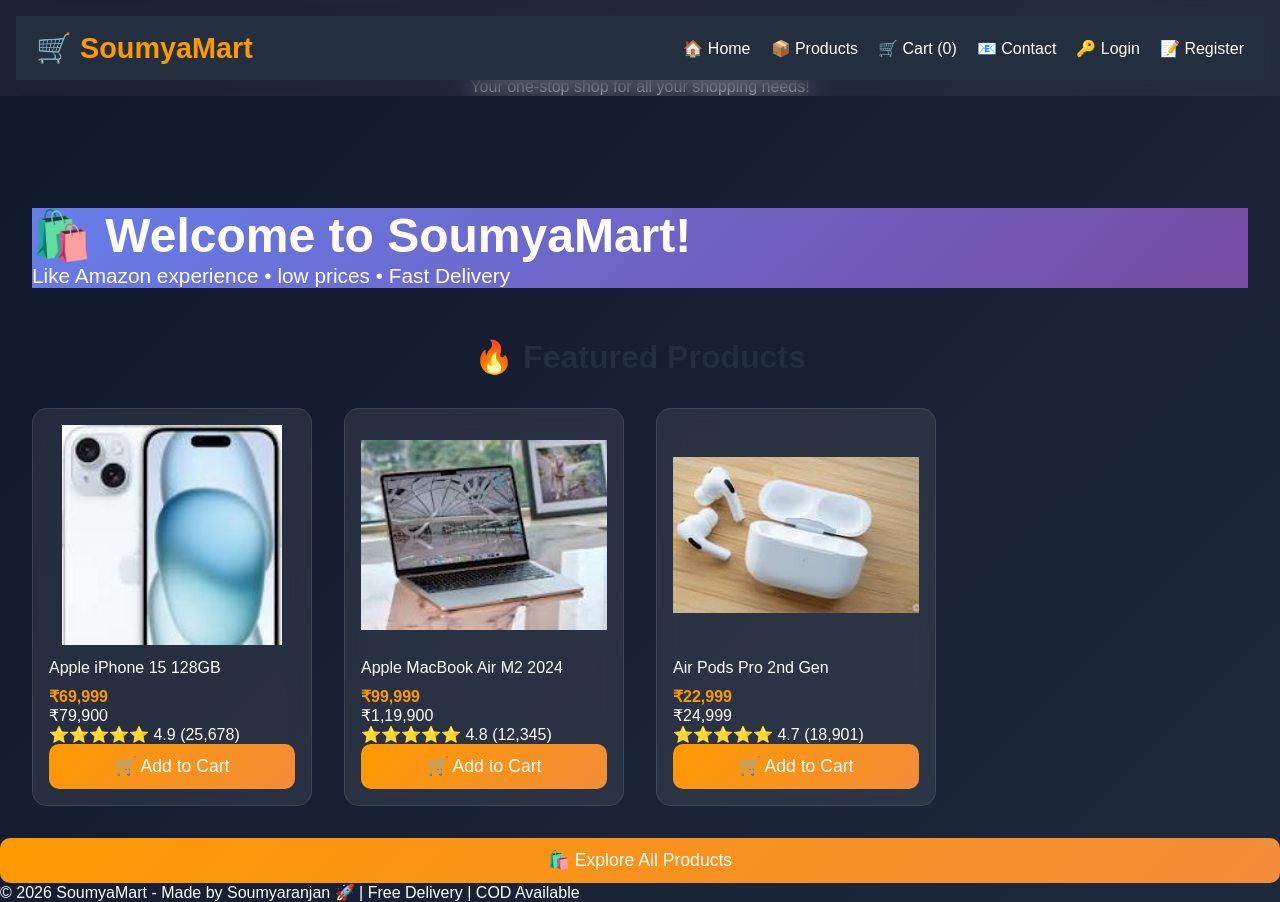
<file: index.html>
<!DOCTYPE html>
<html lang="en">
<head>
    <meta charset="UTF-8">
    <meta name="viewport" content="width=device-width, initial-scale=1.0">
    <title>SoumyaMart - Home</title>
    <link rel="stylesheet" href="style.css">
</head>
<body>
    <header>
        <nav>
            <div class="logo">🛒 SoumyaMart</div>
            <div class="menu-toggle" onclick="toggleMenu()">☰</div>
            <ul class="nav-links">
                <li><a href="index.html">🏠 Home</a></li>
                <li><a href="products.html">📦 Products</a></li>
                <li><a href="cart.html">🛒 Cart (<span class="cart-count">0</span>)</a></li>
                <li><a href="contact.html">📧 Contact</a></li>
                <li><a href="login.html">🔑 Login</a></li>
                <li><a href="register.html">📝 Register</a></li>
            </ul>
        </nav>
    </header>
    <div style="text-align: center; margin-top: 50px;">
        <h2>Welcome to SoumyaMart!</h2>
        <p>Your one-stop shop for all your shopping needs!</p>
    </div>
    <main>
        <div class="page-header" style="background: linear-gradient(135deg, #667eea 0%, #764ba2 100%); color: white; margin-bottom: 2rem;">
            <h1 style="font-size: 3rem;">🛍️ Welcome to SoumyaMart!</h1>
            <p style="font-size: 1.3rem;">Like Amazon experience • low prices • Fast Delivery</p>
        </div>
        <br>
        <section class="featured">
            <h2 style="text-align: center; margin-bottom: 2rem; font-size: 2rem; color: #232f3e;">🔥 Featured Products</h2>
            <div class="product-grid">
                <!-- 🔥 iPhone 15 - your local image -->
                <div class="product-card">
                    <div class="product-image">
                        <img src="iphone 15.jpg" alt="Apple iPhone 15" loading="lazy">
                    </div>
                    <div class="product-info">
                        <div class="product-title">Apple iPhone 15 128GB</div>
                        <div class="product-price">₹69,999</div>
                        <div class="original-price">₹79,900</div>
                        <div class="product-rating">⭐⭐⭐⭐⭐ 4.9 (25,678)</div>
                        <button class="btn" onclick="addToCart('iphone15-local', 'iPhone 15 128GB', 69999, 'iphone 15.jpg')">
                            🛒 Add to Cart
                        </button>
                    </div>
                </div>
                <div class="product-card">
                    <div class="product-image">
                        <img src="macbook m2.jpg" alt="MacBook" loading="lazy">
                    </div>
                    <div class="product-info">
                        <div class="product-title">Apple MacBook Air M2 2024</div>
                        <div class="product-price">₹99,999</div>
                        <div class="original-price">₹1,19,900</div>
                        <div class="product-rating">⭐⭐⭐⭐⭐ 4.8 (12,345)</div>
                        <button class="btn" onclick="addToCart('macbook', 'MacBook Air M2', 99999, 'macbook m2.jpg')">
                            🛒 Add to Cart
                        </button>
                    </div>
                </div>
                <div class="product-card">
                    <div class="product-image">
                        <img src="Airpods pro.jpg" alt="AirPods" loading="lazy">
                    </div>
                    <div class="product-info">
                        <div class="product-title">Air Pods Pro 2nd Gen</div>
                        <div class="product-price">₹22,999</div>
                        <div class="original-price">₹24,999</div>
                        <div class="product-rating">⭐⭐⭐⭐⭐ 4.7 (18,901)</div>
                        <button class="btn" onclick="addToCart('airpods', 'AirPods Pro 2', 22999, 'Airpods pro.jpg')">
                            🛒 Add to Cart
                        </button>
                    </div>
                </div>

                <!-- 4 more products same pattern... -->
            </div>
        </section>

    </main>
    <a href="products.html" class="btn">🛍️ Explore All Products</a>
    <footer>
        <p>&copy; 2026 SoumyaMart - Made by Soumyaranjan 🚀 | Free Delivery | COD Available</p>
    </footer>
    
    <script src="script.js"></script>
</body>
</html>
</file>
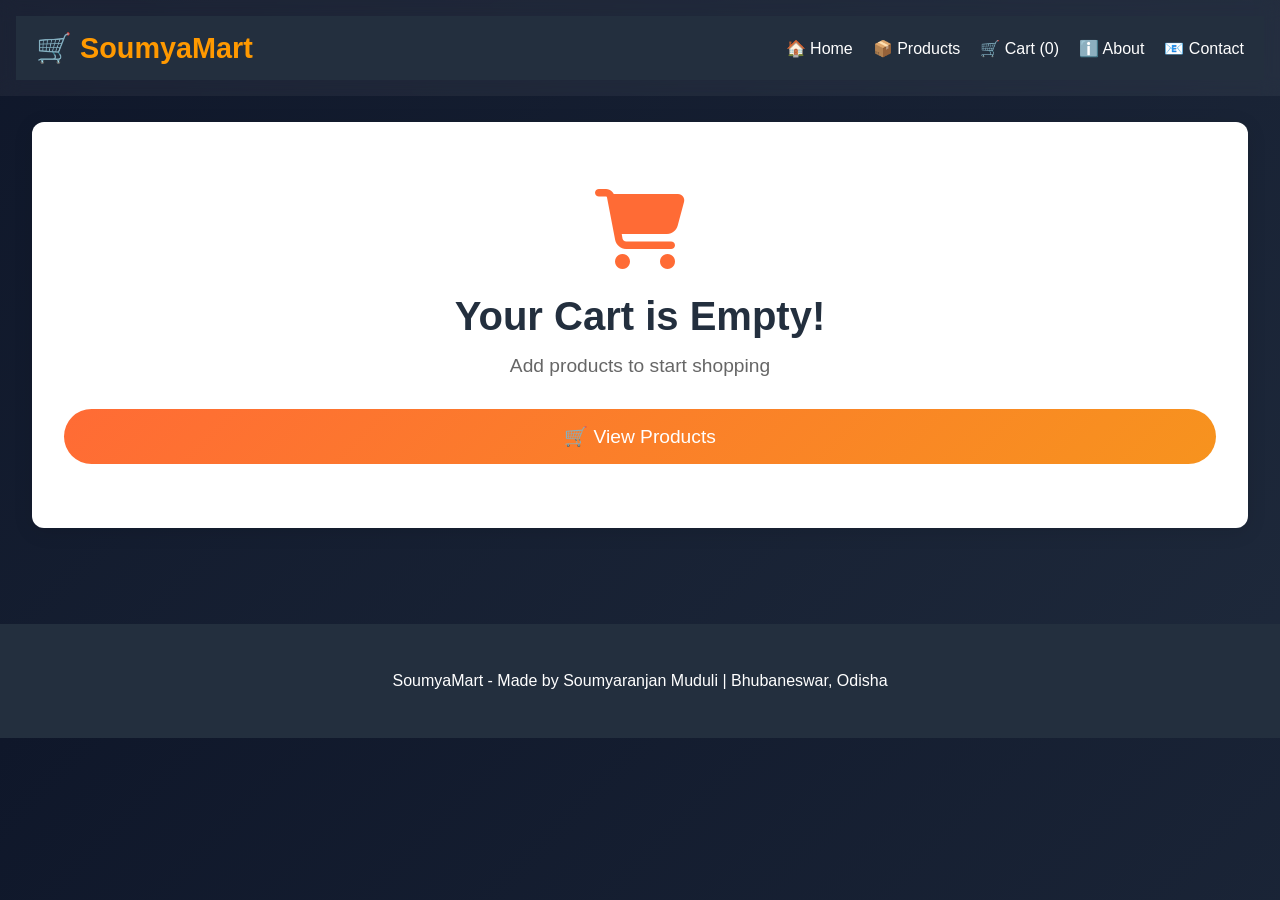
<file: cart.html>
<!DOCTYPE html>
<html lang="en">
<head>
    <meta charset="UTF-8">
    <meta name="viewport" content="width=device-width, initial-scale=1.0">
    <title>Shopping Cart - SoumyaMart</title>
    <link rel="stylesheet" href="style.css">
    <link rel="stylesheet" href="https://cdnjs.cloudflare.com/ajax/libs/font-awesome/6.4.0/css/all.min.css">
</head>
<body>
    <header>
        <nav>
            <div class="logo">🛒 SoumyaMart</div>
            <div class="menu-toggle" onclick="toggleMenu()">☰</div>
            <ul class="nav-links">
                <li><a href="index.html">🏠 Home</a></li>
                <li><a href="products.html">📦 Products</a></li>
                <li><a href="cart.html">🛒 Cart (<span class="cart-count">0</span>)</a></li>
                <li><a href="about.html">ℹ️ About</a></li>
                <li><a href="contact.html">📧 Contact</a></li>
            </ul>
        </nav>
    </header>

    <main style="margin-top: 90px; padding: 2rem;">
        <!-- Empty Cart Message -->
        <div id="emptyCart" style="text-align: center; padding: 4rem 2rem; background: white; border-radius: 12px; box-shadow: 0 4px 20px rgba(0,0,0,0.1); display: none;">
            <div style="font-size: 5rem; color: #ff6b35; margin-bottom: 1rem;"><i class="fas fa-shopping-cart"></i></div>
            <h2 style="color: #232f3e; font-size: 2.5rem; margin-bottom: 1rem;">Your Cart is Empty!</h2>
            <p style="font-size: 1.2rem; color: #666; margin-bottom: 2rem;">Add products to start shopping</p>
            <a href="products.html" class="btn" style="background: linear-gradient(135deg, #ff6b35, #f7931e); color: white; padding: 1rem 3rem; font-size: 1.2rem; border-radius: 50px;">🛒 View Products</a>
        </div>

        <!-- Cart Items -->
        <div id="cartItems" style="display: none;">
            <div class="page-header">
                <h1 style="font-size: 2.5rem; color: #232f3e;"><i class="fas fa-shopping-cart"></i> Shopping Cart</h1>
                <p id="cartSummary" style="font-size: 1.2rem; color: #666;"></p>
            </div>

            <div style="display: grid; grid-template-columns: 1fr 400px; gap: 3rem; max-width: 1400px; margin: 0 auto;">
                
                <!-- Cart Items List -->
                <div>
                    <div style="background: white; border-radius: 12px; box-shadow: 0 4px 20px rgba(0,0,0,0.08); padding: 2rem;">
                        <div style="display: flex; justify-content: space-between; align-items: center; margin-bottom: 2rem; padding-bottom: 1rem; border-bottom: 2px solid #f1f1f1;">
                            <h3 style="font-size: 1.5rem; color: #232f3e;">Cart Items (<span id="itemCount">0</span>)</h3>
                            <button onclick="clearCart()" style="background: #dc3545; color: white; border: none; padding: 0.5rem 1rem; border-radius: 6px; cursor: pointer; font-size: 0.9rem;">
                                <i class="fas fa-trash"></i> Clear All
                            </button>
                        </div>

                        <div id="cartList"></div>
                    </div>
                </div>

                <!-- Order Summary -->
                <div>
                    <div style="background: white; border-radius: 12px; box-shadow: 0 4px 20px rgba(0,0,0,0.08); padding: 2rem; position: sticky; top: 120px;">
                        <h3 style="font-size: 1.5rem; color: #232f3e; margin-bottom: 1.5rem; border-bottom: 2px solid #f1f1f1; padding-bottom: 1rem;">Order Summary</h3>
                        
                        <div style="display: flex; justify-content: space-between; padding: 1rem 0; border-bottom: 1px solid #eee;">
                            <span>Items:</span>
                            <span id="totalItems">0</span>
                        </div>
                        <div style="display: flex; justify-content: space-between; padding: 1rem 0; border-bottom: 1px solid #eee; font-size: 1.1rem;">
                            <span>Total Amount:</span>
                            <span style="color: #B12704; font-weight: 700; font-size: 1.4rem;" id="totalAmount">₹0</span>
                        </div>
                        
                        <div style="margin-top: 2rem;">
                            <button onclick="checkout()" class="btn" style="width: 100%; background: linear-gradient(135deg, #28a745, #20c997); font-size: 1.2rem; padding: 1.2rem;">
                                <i class="fas fa-credit-card"></i> Proceed to Checkout ₹<span id="finalTotal">0</span>
                            </button>
                            <p style="text-align: center; margin-top: 1rem; font-size: 0.9rem; color: #666;">
                                <i class="fas fa-truck"></i> Free Delivery | COD Available
                            </p>
                        </div>
                    </div>
                </div>
            </div>
        </div>
    </main>

    <footer style="background: #232f3e; color: white; text-align: center; padding: 3rem 2rem; margin-top: 4rem;">
        <p>SoumyaMart - Made by Soumyaranjan Muduli | Bhubaneswar, Odisha</p>
    </footer>

    <script>
        // Cart functions
        let cart = JSON.parse(localStorage.getItem('cart')) || [];

        function renderCart() {
            const cartItemsDiv = document.getElementById('cartItems');
            const emptyCartDiv = document.getElementById('emptyCart');
            const cartList = document.getElementById('cartList');
            const itemCount = document.getElementById('itemCount');
            const totalItems = document.getElementById('totalItems');
            const totalAmount = document.getElementById('totalAmount');
            const finalTotal = document.getElementById('finalTotal');
            const cartSummary = document.getElementById('cartSummary');

            if (cart.length === 0) {
                cartItemsDiv.style.display = 'none';
                emptyCartDiv.style.display = 'block';
                updateCartCount();
                return;
            }

            cartItemsDiv.style.display = 'block';
            emptyCartDiv.style.display = 'none';

            let total = 0;
            let itemsCount = 0;

            cartList.innerHTML = cart.map((item, index) => {
                const itemTotal = item.price * item.quantity;
                total += itemTotal;
                itemsCount += item.quantity;
                
                return `
                    <div style="display: flex; gap: 1.5rem; padding: 1.5rem 0; border-bottom: 1px solid #eee; align-items: center;">
                        <div style="width: 100px; height: 100px; border-radius: 8px; background: ${typeof item.image === 'string' && !item.image.startsWith('http') ? '#f8f9fa' : 'white'}; display: flex; align-items: center; justify-content: center; font-size: 2rem;">
                            ${typeof item.image === 'string' ? (item.image.startsWith('http') ? `<img src="${item.image}" style="width: 100%; height: 100%; object-fit: contain; border-radius: 8px;">` : item.image) : item.image}
                        </div>
                        <div style="flex: 1;">
                            <h4 style="color: #232f3e; margin-bottom: 0.5rem;">${item.name}</h4>
                            <p style="color: #B12704; font-weight: 700; font-size: 1.2rem;">₹${item.price.toLocaleString()}</p>
                        </div>
                        <div style="text-align: center;">
                            <button onclick="updateQuantity(${index}, -1)" style="background: #f8f9fa; border: 1px solid #ddd; width: 40px; height: 40px; border-radius: 6px; cursor: pointer; margin-bottom: 0.5rem;">-</button>
                            <div style="font-weight: 600; font-size: 1.2rem; margin: 0.5rem 0;">${item.quantity}</div>
                            <button onclick="updateQuantity(${index}, 1)" style="background: #f8f9fa; border: 1px solid #ddd; width: 40px; height: 40px; border-radius: 6px; cursor: pointer;">+</button>
                            <br>
                            <button onclick="removeItem(${index})" style="background: #dc3545; color: white; border: none; padding: 0.5rem 1rem; border-radius: 6px; cursor: pointer; margin-top: 0.5rem; font-size: 0.9rem;">
                                <i class="fas fa-trash"></i> Remove
                            </button>
                        </div>
                        <div style="text-align: right; font-weight: 700; color: #28a745;">
                            ₹${itemTotal.toLocaleString()}
                        </div>
                    </div>
                `;
            }).join('');

            itemCount.textContent = cart.length;
            totalItems.textContent = itemsCount;
            totalAmount.textContent = `₹${total.toLocaleString()}`;
            finalTotal.textContent = total.toLocaleString();
            cartSummary.textContent = `${itemsCount} items | Free Delivery | COD Available`;
            updateCartCount();
        }

        function updateQuantity(index, change) {
            cart[index].quantity += change;
            if (cart[index].quantity <= 0) {
                cart.splice(index, 1);
            }
            localStorage.setItem('cart', JSON.stringify(cart));
            renderCart();
        }

        function removeItem(index) {
            cart.splice(index, 1);
            localStorage.setItem('cart', JSON.stringify(cart));
            renderCart();
        }

        function clearCart() {
            if (confirm('Remove all items?')) {
                cart = [];
                localStorage.setItem('cart', JSON.stringify(cart));
                renderCart();
            }
        }

        function checkout() {
            if (cart.length === 0) {
                alert('Cart is empty!');
                return;
            }
            alert(`Order successful! Total: ₹${document.getElementById('finalTotal').textContent}\nOpen products page to continue shopping! 🚀`);
            cart = [];
            localStorage.setItem('cart', JSON.stringify(cart));
            renderCart();
        }

        // Render cart on page load
        document.addEventListener('DOMContentLoaded', renderCart);
    </script>
    
    <script src="script.js"></script>
</body>
</html>
</file>
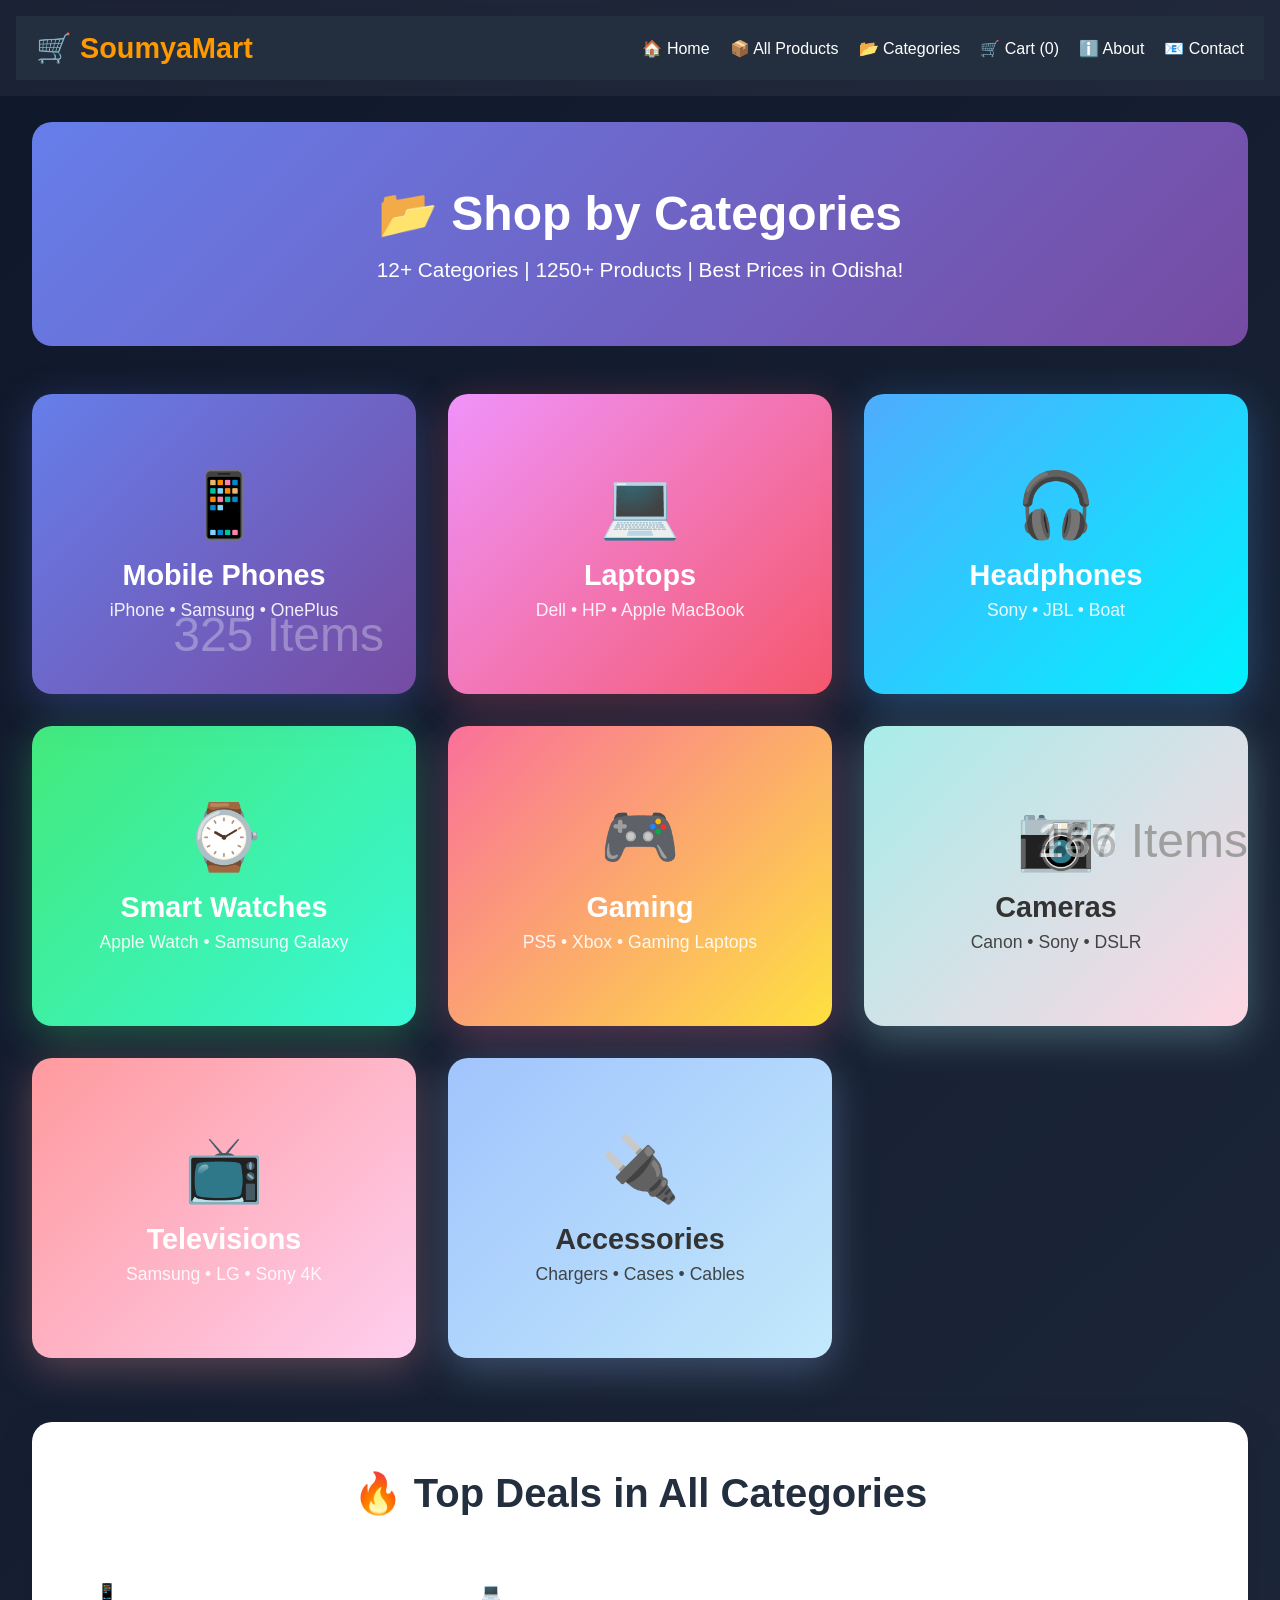
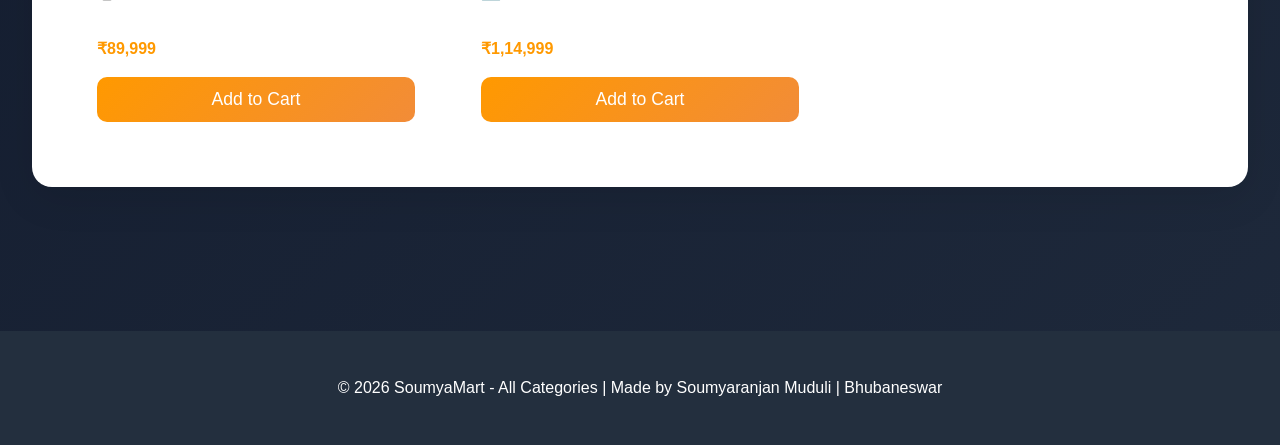
<file: categories.html>
<!DOCTYPE html>
<html lang="en">
<head>
    <meta charset="UTF-8">
    <meta name="viewport" content="width=device-width, initial-scale=1.0">
    <title>Categories - SoumyaMart</title>
    <link rel="stylesheet" href="style.css">
    <link rel="stylesheet" href="https://cdnjs.cloudflare.com/ajax/libs/font-awesome/6.4.0/css/all.min.css">
</head>
<body>
    <header>
        <nav>
            <div class="logo">🛒 SoumyaMart</div>
            <div class="menu-toggle" onclick="toggleMenu()">☰</div>
            <ul class="nav-links">
                <li><a href="index.html">🏠 Home</a></li>
                <li><a href="products.html">📦 All Products</a></li>
                <li><a href="categories.html">📂 Categories</a></li>
                <li><a href="cart.html">🛒 Cart (<span class="cart-count">0</span>)</a></li>
                <li><a href="about.html">ℹ️ About</a></li>
                <li><a href="contact.html">📧 Contact</a></li>
            </ul>
        </nav>
    </header>

    <main style="margin-top: 90px; padding: 2rem; max-width: 1400px; margin-left: auto; margin-right: auto;">
        <!-- Hero Banner -->
        <div class="page-header" style="background: linear-gradient(135deg, #667eea 0%, #764ba2 100%); color: white; text-align: center; padding: 4rem 2rem; border-radius: 20px; margin-bottom: 3rem;">
            <h1 style="font-size: 3rem; margin-bottom: 1rem;">📂 Shop by Categories</h1>
            <p style="font-size: 1.3rem;">12+ Categories | 1250+ Products | Best Prices in Odisha!</p>
        </div>

        <!-- Categories Grid -->
        <div style="display: grid; grid-template-columns: repeat(auto-fit, minmax(350px, 1fr)); gap: 2rem; margin-bottom: 4rem;">
            
            <!-- Mobile Phones -->
            <a href="products.html" class="category-card" style="text-decoration: none;">
                <div style="width: 100%; height: 300px; background: linear-gradient(135deg, #667eea 0%, #764ba2 100%); color: white; border-radius: 20px; padding: 2rem; display: flex; flex-direction: column; justify-content: center; text-align: center; position: relative; overflow: hidden; box-shadow: 0 10px 40px rgba(102, 126, 234, 0.3);">
                    <div style="font-size: 4rem; margin-bottom: 1rem;">📱</div>
                    <h2 style="font-size: 1.8rem; margin-bottom: 0.5rem;">Mobile Phones</h2>
                    <p style="font-size: 1.1rem; opacity: 0.9;">iPhone • Samsung • OnePlus</p>
                    <div style="position: absolute; bottom: 2rem; right: 2rem; font-size: 3rem; opacity: 0.3;">325 Items</div>
                </div>
            </a>

            <!-- Laptops -->
            <a href="products.html" class="category-card" style="text-decoration: none;">
                <div style="width: 100%; height: 300px; background: linear-gradient(135deg, #f093fb 0%, #f5576c 100%); color: white; border-radius: 20px; padding: 2rem; display: flex; flex-direction: column; justify-content: center; text-align: center; box-shadow: 0 10px 40px rgba(245, 87, 108, 0.3);">
                    <div style="font-size: 4rem; margin-bottom: 1rem;">💻</div>
                    <h2 style="font-size: 1.8rem; margin-bottom: 0.5rem;">Laptops</h2>
                    <p style="font-size: 1.1rem; opacity: 0.9;">Dell • HP • Apple MacBook</p>
                    <div style="position: absolute; bottom: 2rem; right: 2rem; font-size: 3rem; opacity: 0.3;">189 Items</div>
                </div>
            </a>

            <!-- Headphones -->
            <a href="products.html" class="category-card" style="text-decoration: none;">
                <div style="width: 100%; height: 300px; background: linear-gradient(135deg, #4facfe 0%, #00f2fe 100%); color: white; border-radius: 20px; padding: 2rem; display: flex; flex-direction: column; justify-content: center; text-align: center; box-shadow: 0 10px 40px rgba(79, 172, 254, 0.3);">
                    <div style="font-size: 4rem; margin-bottom: 1rem;">🎧</div>
                    <h2 style="font-size: 1.8rem; margin-bottom: 0.5rem;">Headphones</h2>
                    <p style="font-size: 1.1rem; opacity: 0.9;">Sony • JBL • Boat</p>
                    <div style="position: absolute; bottom: 2rem; right: 2rem; font-size: 3rem; opacity: 0.3;">247 Items</div>
                </div>
            </a>

            <!-- Smart Watches -->
            <a href="products.html" class="category-card" style="text-decoration: none;">
                <div style="width: 100%; height: 300px; background: linear-gradient(135deg, #43e97b 0%, #38f9d7 100%); color: white; border-radius: 20px; padding: 2rem; display: flex; flex-direction: column; justify-content: center; text-align: center; box-shadow: 0 10px 40px rgba(67, 233, 123, 0.3);">
                    <div style="font-size: 4rem; margin-bottom: 1rem;">⌚</div>
                    <h2 style="font-size: 1.8rem; margin-bottom: 0.5rem;">Smart Watches</h2>
                    <p style="font-size: 1.1rem; opacity: 0.9;">Apple Watch • Samsung Galaxy</p>
                    <div style="position: absolute; bottom: 2rem; right: 2rem; font-size: 3rem; opacity: 0.3;">156 Items</div>
                </div>
            </a>

            <!-- Gaming -->
            <a href="products.html" class="category-card" style="text-decoration: none;">
                <div style="width: 100%; height: 300px; background: linear-gradient(135deg, #fa709a 0%, #fee140 100%); color: white; border-radius: 20px; padding: 2rem; display: flex; flex-direction: column; justify-content: center; text-align: center; box-shadow: 0 10px 40px rgba(250, 112, 154, 0.3);">
                    <div style="font-size: 4rem; margin-bottom: 1rem;">🎮</div>
                    <h2 style="font-size: 1.8rem; margin-bottom: 0.5rem;">Gaming</h2>
                    <p style="font-size: 1.1rem; opacity: 0.9;">PS5 • Xbox • Gaming Laptops</p>
                    <div style="position: absolute; bottom: 2rem; right: 2rem; font-size: 3rem; opacity: 0.3;">89 Items</div>
                </div>
            </a>

            <!-- Cameras -->
            <a href="products.html" class="category-card" style="text-decoration: none;">
                <div style="width: 100%; height: 300px; background: linear-gradient(135deg, #a8edea 0%, #fed6e3 100%); color: #333; border-radius: 20px; padding: 2rem; display: flex; flex-direction: column; justify-content: center; text-align: center; box-shadow: 0 10px 40px rgba(168, 237, 234, 0.3);">
                    <div style="font-size: 4rem; margin-bottom: 1rem;">📷</div>
                    <h2 style="font-size: 1.8rem; margin-bottom: 0.5rem;">Cameras</h2>
                    <p style="font-size: 1.1rem; opacity: 0.9;">Canon • Sony • DSLR</p>
                    <div style="position: absolute; bottom: 2rem; right: 2rem; font-size: 3rem; opacity: 0.3;">67 Items</div>
                </div>
            </a>

            <!-- Televisions -->
            <a href="products.html" class="category-card" style="text-decoration: none;">
                <div style="width: 100%; height: 300px; background: linear-gradient(135deg, #ff9a9e 0%, #fecfef 100%); color: white; border-radius: 20px; padding: 2rem; display: flex; flex-direction: column; justify-content: center; text-align: center; box-shadow: 0 10px 40px rgba(255, 154, 158, 0.3);">
                    <div style="font-size: 4rem; margin-bottom: 1rem;">📺</div>
                    <h2 style="font-size: 1.8rem; margin-bottom: 0.5rem;">Televisions</h2>
                    <p style="font-size: 1.1rem; opacity: 0.9;">Samsung • LG • Sony 4K</p>
                    <div style="position: absolute; bottom: 2rem; right: 2rem; font-size: 3rem; opacity: 0.3;">134 Items</div>
                </div>
            </a>

            <!-- Accessories -->
            <a href="products.html" class="category-card" style="text-decoration: none;">
                <div style="width: 100%; height: 300px; background: linear-gradient(135deg, #a1c4fd 0%, #c2e9fb 100%); color: #333; border-radius: 20px; padding: 2rem; display: flex; flex-direction: column; justify-content: center; text-align: center; box-shadow: 0 10px 40px rgba(161, 196, 253, 0.3);">
                    <div style="font-size: 4rem; margin-bottom: 1rem;">🔌</div>
                    <h2 style="font-size: 1.8rem; margin-bottom: 0.5rem;">Accessories</h2>
                    <p style="font-size: 1.1rem; opacity: 0.9;">Chargers • Cases • Cables</p>
                    <div style="position: absolute; bottom: 2rem; right: 2rem; font-size: 3rem; opacity: 0.3;">456 Items</div>
                </div>
            </a>
        </div>

        <!-- Featured Deals Section -->
        <div style="background: white; border-radius: 20px; padding: 3rem; box-shadow: 0 10px 40px rgba(0,0,0,0.1); margin-bottom: 3rem;">
            <h2 style="text-align: center; font-size: 2.5rem; color: #232f3e; margin-bottom: 3rem;">🔥 Top Deals in All Categories</h2>
            <div class="product-grid">
                <div class="product-card">
                    <div class="product-image">📱</div>
                    <div class="product-info">
                        <div class="product-title">iPhone 15 Pro Max</div>
                        <div class="product-price">₹89,999</div>
                        <div class="original-price">₹1,09,900</div>
                        <button class="btn" onclick="addToCart('iphone15pro', 'iPhone 15 Pro Max', 89999, '📱')">Add to Cart</button>
                    </div>
                </div>
                <div class="product-card">
                    <div class="product-image">💻</div>
                    <div class="product-info">
                        <div class="product-title">MacBook Air M3</div>
                        <div class="product-price">₹1,14,999</div>
                        <div class="original-price">₹1,29,900</div>
                        <button class="btn" onclick="addToCart('macbookm3', 'MacBook Air M3', 114999, '💻')">Add to Cart</button>
                    </div>
                </div>
            </div>
        </div>
    </main>

    <footer style="background: #232f3e; color: white; text-align: center; padding: 3rem 2rem; margin-top: 4rem;">
        <p>&copy; 2026 SoumyaMart - All Categories | Made by Soumyaranjan Muduli | Bhubaneswar</p>
    </footer>

    <script src="script.js"></script>
</body>
</html>
</file>
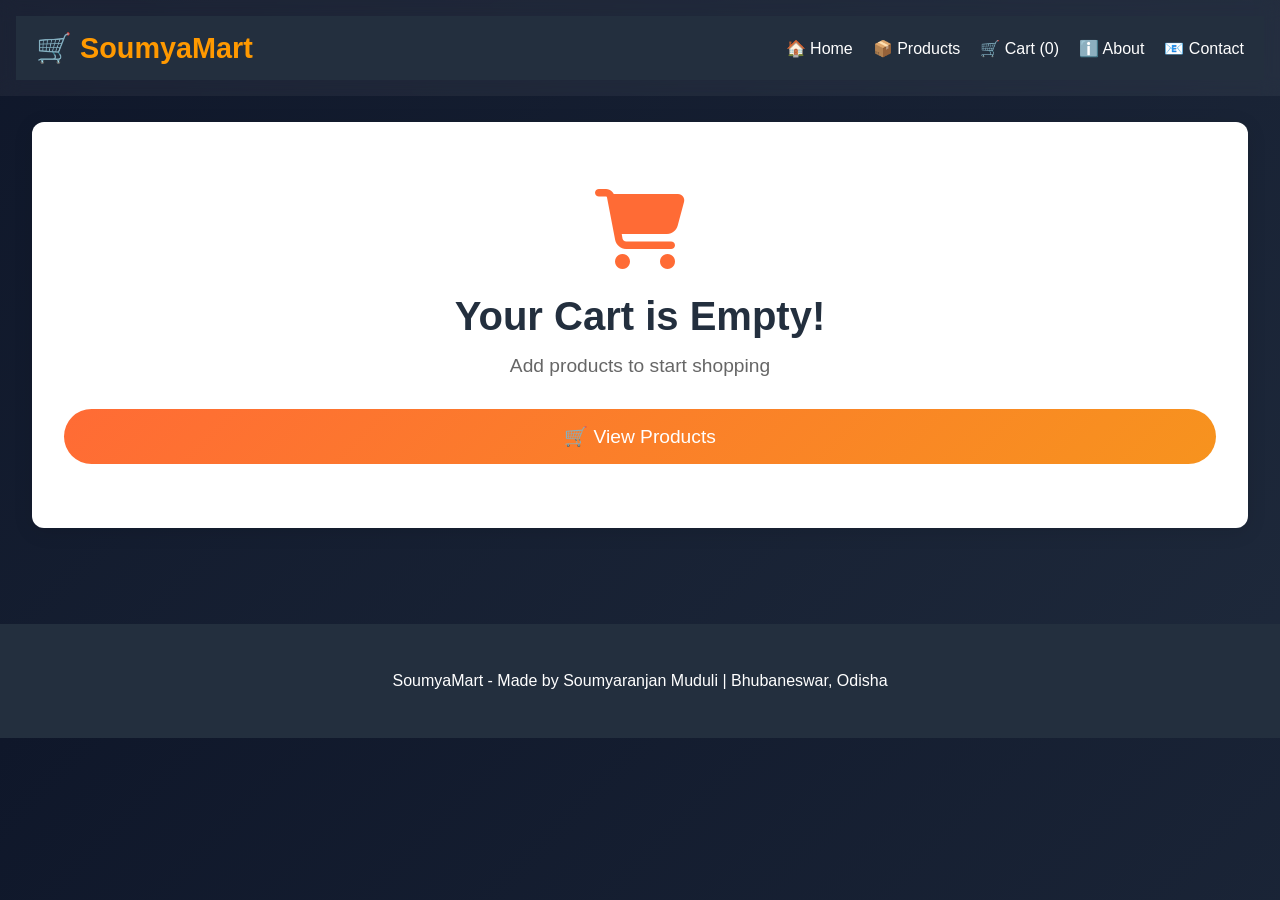
<file: cheakeout.html>
<!DOCTYPE html>
<html lang="en">
<head>
    <meta charset="UTF-8">
    <meta name="viewport" content="width=device-width, initial-scale=1.0">
    <title>Checkout - SoumyaMart</title>
    <link rel="stylesheet" href="style.css">
    <link rel="stylesheet" href="https://cdnjs.cloudflare.com/ajax/libs/font-awesome/6.4.0/css/all.min.css">
</head>
<body>
    <header style="background: #232f3e; color: white; padding: 1rem 0; position: fixed; width: 100%; top: 0; z-index: 1000;">
        <nav style="display: flex; justify-content: space-between; align-items: center; max-width: 1400px; margin: 0 auto; padding: 0 2rem;">
            <div class="logo" style="font-size: 1.8rem; font-weight: 800; color: #ff9900;">🛒 SoumyaMart</div>
            <div class="menu-toggle" onclick="toggleMenu()">☰</div>
            <div style="display: flex; gap: 1rem;">
                <a href="cart.html" style="color: white; text-decoration: none;">← Back to Cart</a>
                <a href="index.html" style="color: white; text-decoration: none;">🏠 Home</a>
            </div>
        </nav>
    </header>

    <main style="margin-top: 100px; max-width: 1400px; margin: 0 auto; padding: 2rem;">
        <div class="page-header" style="background: white; padding: 2rem; border-radius: 12px; box-shadow: 0 4px 20px rgba(0,0,0,0.08); margin-bottom: 2rem; text-align: center;">
            <h1 style="color: #232f3e; font-size: 2.5rem; margin-bottom: 0.5rem;">
                <i class="fas fa-credit-card" style="color: #28a745;"></i> Checkout
            </h1>
            <p style="color: #666; font-size: 1.2rem;">Fill in details to confirm your order</p>
        </div>

        <div style="display: grid; grid-template-columns: 1fr 380px; gap: 3rem;">
            
            <!-- Checkout Form -->
            <div>
                <div style="background: white; border-radius: 12px; box-shadow: 0 8px 30px rgba(0,0,0,0.1); padding: 2.5rem; margin-bottom: 2rem;">
                    <h3 style="font-size: 1.5rem; color: #232f3e; margin-bottom: 1.5rem; padding-bottom: 1rem; border-bottom: 2px solid #f1f1f1;">
                        <i class="fas fa-user"></i> Delivery Address
                    </h3>
                    
                    <form id="checkoutForm">
                        <div style="display: grid; grid-template-columns: 1fr 1fr; gap: 1.5rem; margin-bottom: 1.5rem;">
                            <div>
                                <label style="display: block; margin-bottom: 0.5rem; font-weight: 600; color: #232f3e;">First Name *</label>
                                <input type="text" id="firstName" required style="width: 100%; padding: 1rem; border: 2px solid #ddd; border-radius: 8px; font-size: 1rem;">
                            </div>
                            <div>
                                <label style="display: block; margin-bottom: 0.5rem; font-weight: 600; color: #232f3e;">Last Name *</label>
                                <input type="text" id="lastName" required style="width: 100%; padding: 1rem; border: 2px solid #ddd; border-radius: 8px; font-size: 1rem;">
                            </div>
                        </div>

                        <div style="margin-bottom: 1.5rem;">
                            <label style="display: block; margin-bottom: 0.5rem; font-weight: 600; color: #232f3e;">Phone Number *</label>
                            <input type="tel" id="phone" required style="width: 100%; padding: 1rem; border: 2px solid #ddd; border-radius: 8px; font-size: 1rem;">
                        </div>

                        <div style="margin-bottom: 1.5rem;">
                            <label style="display: block; margin-bottom: 0.5rem; font-weight: 600; color: #232f3e;">Address *</label>
                            <textarea id="address" rows="3" required style="width: 100%; padding: 1rem; border: 2px solid #ddd; border-radius: 8px; font-size: 1rem; font-family: inherit; resize: vertical;"></textarea>
                        </div>

                        <div style="display: grid; grid-template-columns: 1fr 1fr; gap: 1.5rem; margin-bottom: 1.5rem;">
                            <div>
                                <label style="display: block; margin-bottom: 0.5rem; font-weight: 600; color: #232f3e;">City *</label>
                                <input type="text" id="city" required style="width: 100%; padding: 1rem; border: 2px solid #ddd; border-radius: 8px; font-size: 1rem;">
                            </div>
                            <div>
                                <label style="display: block; margin-bottom: 0.5rem; font-weight: 600; color: #232f3e;">Pincode *</label>
                                <input type="text" id="pincode" required style="width: 100%; padding: 1rem; border: 2px solid #ddd; border-radius: 8px; font-size: 1rem;">
                            </div>
                        </div>

                        <!-- Delivery Options -->
                        <div style="margin-bottom: 2rem;">
                            <label style="display: block; margin-bottom: 1rem; font-weight: 600; color: #232f3e; font-size: 1.1rem;">
                                <i class="fas fa-truck"></i> Delivery Option
                            </label>
                            <div style="display: flex; flex-direction: column; gap: 1rem;">
                                <label style="display: flex; align-items: center; gap: 1rem; padding: 1rem; background: #f8f9fa; border-radius: 8px; cursor: pointer;">
                                    <input type="radio" name="delivery" value="standard" checked style="width: 20px; height: 20px;">
                                    <span>Standard Delivery (2-3 days) - <strong>FREE</strong></span>
                                </label>
                                <label style="display: flex; align-items: center; gap: 1rem; padding: 1rem; background: #f8f9fa; border-radius: 8px; cursor: pointer;">
                                    <input type="radio" name="delivery" value="express" style="width: 20px; height: 20px;">
                                    <span>Express Delivery (Next Day) - ₹99</span>
                                </label>
                            </div>
                        </div>
                    </form>
                </div>

                <!-- Order Items -->
                <div style="background: white; border-radius: 12px; box-shadow: 0 8px 30px rgba(0,0,0,0.1); padding: 2rem; position: sticky; top: 120px;">
                    <h3 style="font-size: 1.5rem; color: #232f3e; margin-bottom: 1.5rem; padding-bottom: 1rem; border-bottom: 2px solid #f1f1f1;">
                        Order Items (<span id="checkoutItemCount">0</span>)
                    </h3>
                    <div id="checkoutItemsList"></div>
                </div>
            </div>

            <!-- Order Summary -->
            <div>
                <div style="background: linear-gradient(135deg, #28a745, #20c997); color: white; border-radius: 12px; padding: 2.5rem; box-shadow: 0 10px 40px rgba(40, 167, 69, 0.3);">
                    <h3 style="font-size: 1.5rem; margin-bottom: 2rem; text-align: center;">
                        <i class="fas fa-file-invoice-dollar"></i> Order Summary
                    </h3>
                    
                    <div style="display: flex; justify-content: space-between; padding: 1rem 0; border-bottom: 1px solid rgba(255,255,255,0.2); font-size: 1.1rem;">
                        <span>Items Total:</span>
                        <span id="itemsTotal">₹0</span>
                    </div>
                    <div style="display: flex; justify-content: space-between; padding: 1rem 0; border-bottom: 1px solid rgba(255,255,255,0.2);">
                        <span>Delivery:</span>
                        <span id="deliveryCharge">FREE</span>
                    </div>
                    <div style="display: flex; justify-content: space-between; padding: 1rem 0; border-bottom: 1px solid rgba(255,255,255,0.2); font-size: 1.1rem;">
                        <span>Tax (5%):</span>
                        <span id="taxAmount">₹0</span>
                    </div>
                    <div style="display: flex; justify-content: space-between; padding: 1.5rem 0; font-size: 1.4rem; font-weight: 700;">
                        <span>Total Amount:</span>
                        <span style="font-size: 1.6rem;" id="grandTotal">₹0</span>
                    </div>

                    <button onclick="placeOrder()" class="btn" style="width: 100%; background: white; color: #28a745; font-size: 1.3rem; padding: 1.3rem; font-weight: 700; border-radius: 8px; border: none; cursor: pointer; margin-top: 1.5rem; box-shadow: 0 4px 15px rgba(0,0,0,0.2);">
                        <i class="fas fa-check-circle"></i> Place Order & Pay Now
                    </button>

                    <div style="text-align: center; margin-top: 2rem; padding-top: 1.5rem; border-top: 1px solid rgba(255,255,255,0.2); font-size: 0.9rem;">
                        <div><i class="fas fa-lock" style="color: #ffd700;"></i> Secure Payment | 100% Safe</div>
                        <div style="margin-top: 0.5rem;">COD Available | Free Delivery</div>
                    </div>
                </div>
            </div>
        </div>
    </main>

    <footer style="background: #232f3e; color: white; text-align: center; padding: 3rem 2rem; margin-top: 5rem;">
        <p>SoumyaMart Checkout - Made by Soumyaranjan Muduli | Bhubaneswar, Odisha</p>
    </footer>

    <script>
        let cart = JSON.parse(localStorage.getItem('cart')) || [];
        let deliveryCharge = 0;

        // Add this in checkout.html near the top:
const loggedInUserEmail = localStorage.getItem('loggedInUserEmail');
if (loggedInUserEmail) {
    const users = JSON.parse(localStorage.getItem('users')) || [];
    const user = users.find(u => u.email === loggedInUserEmail);
    if (user) {
        document.getElementById('firstName').value = user.firstName;
        document.getElementById('lastName').value = user.lastName;
        // ... rest fields auto-fill
    }
}

        function renderCheckout() {
            if (cart.length === 0) {
                alert('Cart is empty! Please add products first.');
                window.location.href = 'cart.html';
                return;
            }

            document.getElementById('checkoutItemCount').textContent = cart.length;
            
            const itemsList = document.getElementById('checkoutItemsList');
            let subtotal = 0;
            
            itemsList.innerHTML = cart.map(item => {
                const itemTotal = item.price * item.quantity;
                subtotal += itemTotal;
                return `
                    <div style="display: flex; justify-content: space-between; align-items: center; padding: 1rem 0; border-bottom: 1px solid #eee;">
                        <div style="display: flex; align-items: center; gap: 1rem;">
                            <div style="width: 60px; height: 60px; background: ${typeof item.image === 'string' ? '#f8f9fa' : 'white'}; border-radius: 8px; display: flex; align-items: center; justify-content: center; font-size: 1.5rem;">
                                ${typeof item.image === 'string' ? item.image : item.image}
                            </div>
                            <div>
                                <div style="font-weight: 600; color: #232f3e;">${item.name}</div>
                                <div style="color: #666; font-size: 0.9rem;">Qty: ${item.quantity}</div>
                            </div>
                        </div>
                        <div style="text-align: right;">
                            <div style="font-weight: 700; color: #B12704;">₹${itemTotal.toLocaleString()}</div>
                        </div>
                    </div>
                `;
            }).join('');

            const itemsTotal = subtotal;
            const tax = Math.round(itemsTotal * 0.05);
            const grandTotal = itemsTotal + deliveryCharge + tax;

            document.getElementById('itemsTotal').textContent = `₹${itemsTotal.toLocaleString()}`;
            document.getElementById('deliveryCharge').textContent = deliveryCharge === 0 ? 'FREE' : `₹${deliveryCharge}`;
            document.getElementById('taxAmount').textContent = `₹${tax.toLocaleString()}`;
            document.getElementById('grandTotal').textContent = `₹${grandTotal.toLocaleString()}`;
        }

        // Delivery option change
        document.querySelectorAll('input[name="delivery"]').forEach(radio => {
            radio.addEventListener('change', function() {
                deliveryCharge = this.value === 'express' ? 99 : 0;
                document.getElementById('deliveryCharge').textContent = deliveryCharge === 0 ? 'FREE' : `₹${deliveryCharge}`;
                renderCheckout();
            });
        });

        function placeOrder() {
            if (!checkoutForm.checkValidity()) {
                alert('Please fill all fields!');
                return;
            }

            const orderData = {
                customer: {
                    firstName: document.getElementById('firstName').value,
                    lastName: document.getElementById('lastName').value,
                    phone: document.getElementById('phone').value,
                    address: document.getElementById('address').value,
                    city: document.getElementById('city').value,
                    pincode: document.getElementById('pincode').value
                },
                items: cart,
                total: document.getElementById('grandTotal').textContent,
                delivery: document.querySelector('input[name="delivery"]:checked').value
            };

            // Save order
            let orders = JSON.parse(localStorage.getItem('orders')) || [];
            orders.push(orderData);
            localStorage.setItem('orders', JSON.stringify(orders));

            // Clear cart
            cart = [];
            localStorage.setItem('cart', JSON.stringify(cart));

            alert(`✅ Order successfully placed!\n\nOrder Details:\n${orderData.customer.firstName} ${orderData.customer.lastName}\n${orderData.customer.phone}\n${orderData.customer.address}\n\nTotal: ${orderData.total}\n\nDelivery within 2-3 days! 🚚`);
            
            window.location.href = 'orders.html';
        }

        // Load checkout
        document.addEventListener('DOMContentLoaded', renderCheckout);
    </script>
    
    <script src="script.js"></script>
</body>
</html>
</file>
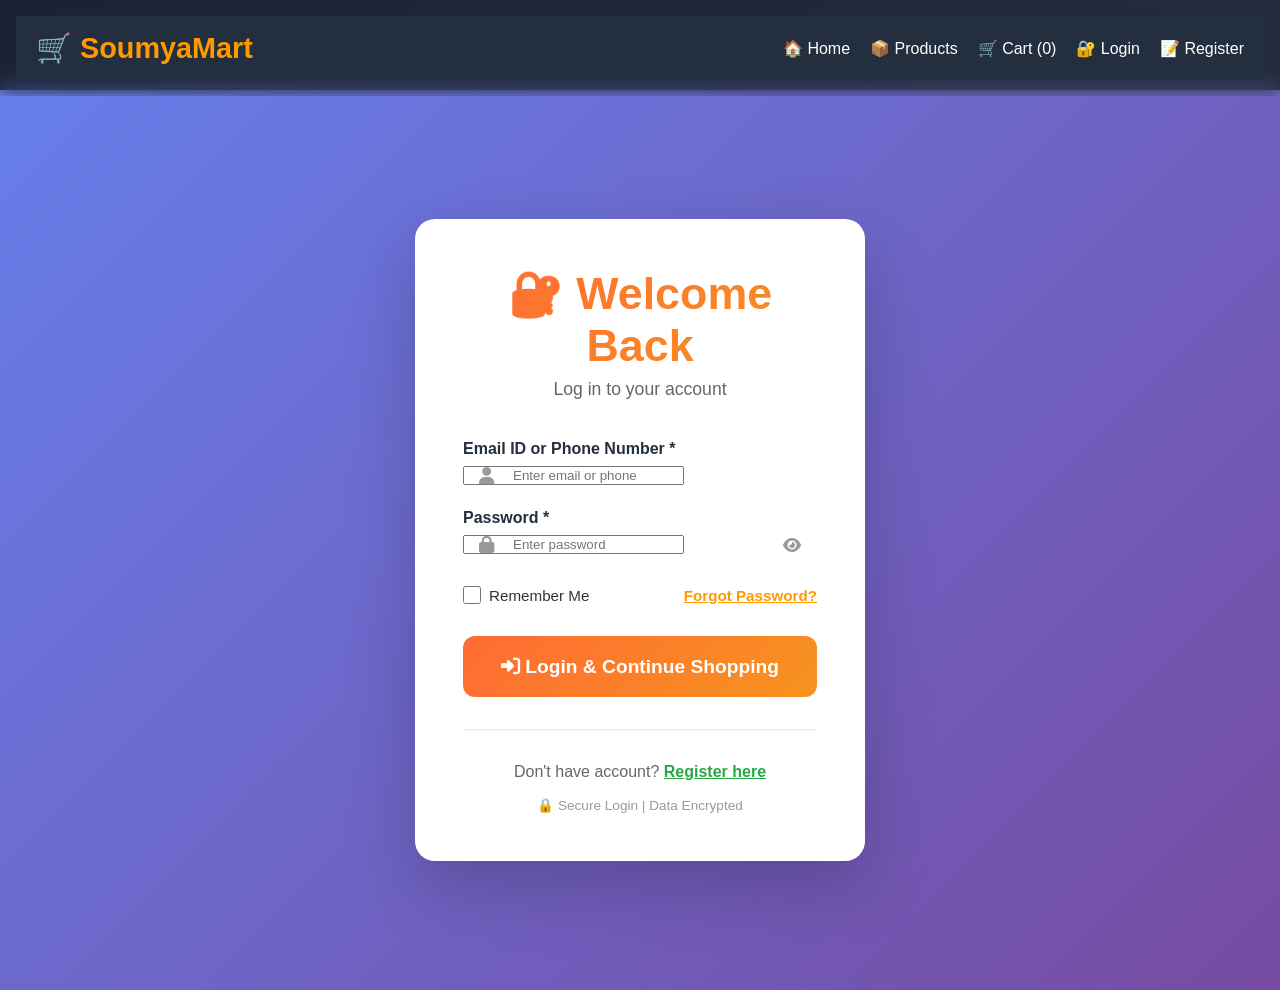
<file: login.html>
<!DOCTYPE html>
<html lang="en">
<head>
    <meta charset="UTF-8">
    <meta name="viewport" content="width=device-width, initial-scale=1.0">
    <title>Login - SoumyaMart</title>
    <link rel="stylesheet" href="style.css">
    <link rel="stylesheet" href="https://cdnjs.cloudflare.com/ajax/libs/font-awesome/6.4.0/css/all.min.css">
</head>
<body>
    <header>
        <nav>
            <div class="logo">🛒 SoumyaMart</div>
            <div class="menu-toggle" onclick="toggleMenu()">☰</div>
            <ul class="nav-links">
                <li><a href="index.html">🏠 Home</a></li>
                <li><a href="products.html">📦 Products</a></li>
                <li><a href="cart.html">🛒 Cart (<span class="cart-count">0</span>)</a></li>
                <li><a href="login.html">🔐 Login</a></li>
                <li><a href="register.html">📝 Register</a></li>
            </ul>
        </nav>
    </header>

    <main style="margin-top: 90px; min-height: 100vh; display: flex; align-items: center; justify-content: center; padding: 2rem; background: linear-gradient(135deg, #667eea 0%, #764ba2 100%);">
        <div style="max-width: 450px; width: 100%;">
            <!-- Login Form -->
            <div id="loginFormContainer" style="background: white; padding: 3rem; border-radius: 20px; box-shadow: 0 25px 70px rgba(0,0,0,0.2);">
                <div style="text-align: center; margin-bottom: 2.5rem;">
                    <h1 style="font-size: 2.8rem; color: #232f3e; margin-bottom: 0.5rem; background: linear-gradient(135deg, #ff6b35, #f7931e); background-clip: text; -webkit-background-clip: text; -webkit-text-fill-color: transparent;">🔐 Welcome Back</h1>
                    <p style="color: #666; font-size: 1.1rem;">Log in to your account</p>
                </div>

                <form id="loginForm">
                    <div style="margin-bottom: 1.5rem;">
                        <label style="display: block; margin-bottom: 0.5rem; font-weight: 600; color: #232f3e;">Email ID or Phone Number *</label>
                        <div style="position: relative;">
                            <i class="fas fa-user" style="position: absolute; left: 1rem; top: 50%; transform: translateY(-50%); color: #999; font-size: 1.1rem;"></i>
                            <input type="text" id="loginIdentifier" required placeholder="Enter email or phone" style="padding-left: 3rem;">
                        </div>
                        <div id="loginError" style="color: #dc3545; font-size: 0.9rem; display: none; margin-top: 0.5rem;"></div>
                    </div>

                    <div style="margin-bottom: 2rem;">
                        <label style="display: block; margin-bottom: 0.5rem; font-weight: 600; color: #232f3e;">Password *</label>
                        <div style="position: relative;">
                            <i class="fas fa-lock" style="position: absolute; left: 1rem; top: 50%; transform: translateY(-50%); color: #999; font-size: 1.1rem;"></i>
                            <input type="password" id="loginPassword" required placeholder="Enter password" style="padding-left: 3rem;">
                            <i class="fas fa-eye toggle-password" id="togglePassword" style="position: absolute; right: 1rem; top: 50%; transform: translateY(-50%); color: #999; cursor: pointer;"></i>
                        </div>
                        <div id="passwordError" style="color: #dc3545; font-size: 0.9rem; display: none; margin-top: 0.5rem;"></div>
                    </div>

                    <div style="display: flex; justify-content: space-between; align-items: center; margin-bottom: 2rem;">
                        <label style="display: flex; align-items: center; gap: 0.5rem; font-size: 0.95rem;">
                            <input type="checkbox" id="rememberMe" style="width: 18px; height: 18px;">
                            <span style="color: #333;">Remember Me</span>
                        </label>
                        <a href="#" style="color: #ff9900; font-weight: 600; font-size: 0.95rem;">Forgot Password?</a>
                    </div>

                    <button type="submit" class="btn" id="loginBtn" style="width: 100%; background: linear-gradient(135deg, #ff6b35, #f7931e); font-size: 1.2rem; padding: 1.2rem; border-radius: 12px; font-weight: 600;">
                        <i class="fas fa-sign-in-alt"></i> Login & Continue Shopping
                    </button>
                </form>

                <div style="text-align: center; margin-top: 2rem; padding-top: 2rem; border-top: 2px solid #f1f1f1;">
                    <p style="color: #666; margin-bottom: 1rem;">Don't have account? <a href="register.html" style="color: #28a745; font-weight: 600;">Register here</a></p>
                    <p style="color: #999; font-size: 0.85rem;">🔒 Secure Login | Data Encrypted</p>
                </div>
            </div>

            <!-- Success Message -->
            <div id="successMessage" style="display: none; background: white; padding: 3rem; border-radius: 20px; box-shadow: 0 25px 70px rgba(0,0,0,0.2); text-align: center;">
                <div style="font-size: 5rem; color: #28a745; margin-bottom: 2rem;"><i class="fas fa-check-circle"></i></div>
                <h2 style="color: #232f3e; font-size: 2.5rem; margin-bottom: 1rem;">Login Successful! 🎉</h2>
                <p style="font-size: 1.2rem; color: #666; margin-bottom: 1rem;">Welcome back <span id="welcomeName"></span>!</p>
                <p style="font-size: 1rem; color: #28a745; margin-bottom: 2rem;">Your address will auto-fill on checkout</p>
                <div style="display: flex; gap: 1rem; justify-content: center; flex-wrap: wrap;">
                    <a href="products.html" class="btn" style="background: linear-gradient(135deg, #28a745, #20c997); color: white; padding: 1rem 2.5rem; text-decoration: none; border-radius: 12px; font-weight: 600;">🛒 Continue Shopping</a>
                    <a href="orders.html" class="btn" style="background: linear-gradient(135deg, #ff6b35, #f7931e); color: white; padding: 1rem 2.5rem; text-decoration: none; border-radius: 12px; font-weight: 600;">📋 My Orders</a>
                    <a href="cart.html" class="btn" style="background: #6c757d; color: white; padding: 1rem 2.5rem; text-decoration: none; border-radius: 12px;">🛒 View Cart</a>
                </div>
            </div>
        </div>
    </main>
    <!-- ONLY SCRIPT PART CHANGE KIYA HAI (upar ka HTML same rehne do) -->
<script>
let users = JSON.parse(localStorage.getItem('users')) || [];
let currentUser = null;

// LOGIN FORM
document.getElementById('loginForm').addEventListener('submit', function(e) {
    e.preventDefault();

    const identifier = document.getElementById('loginIdentifier').value.toLowerCase().trim();
    const password = document.getElementById('loginPassword').value;

    const user = users.find(u => u.email === identifier || u.phone === identifier);

    if (!user) {
        showError("loginError", "❌ User not found!");
        return;
    }

    if (user.password !== password) {
        showError("loginError", "❌ Wrong password!");
        return;
    }

    // ✅ SUCCESS
    user.isLoggedIn = true;
    currentUser = user;

    localStorage.setItem('users', JSON.stringify(users));
    localStorage.setItem('currentUser', JSON.stringify(user));

    // ⭐ IMPORTANT
    localStorage.setItem("userLoggedIn", "true");

    // UI change
    document.getElementById('loginFormContainer').style.display = 'none';
    document.getElementById('successMessage').style.display = 'block';
    document.getElementById('welcomeName').textContent = `${user.firstName} ${user.lastName}`;

    showToast(`Welcome back ${user.firstName} 🎉`);
});

// ERROR FUNCTION
function showError(id, msg) {
    const el = document.getElementById(id);
    el.textContent = msg;
    el.style.display = 'block';
}

// AUTO LOGIN CHECK
window.addEventListener('load', function() {
    const user = JSON.parse(localStorage.getItem('currentUser'));

    if (user && user.isLoggedIn) {
        showToast(`Already logged in 👋`);
        setTimeout(() => window.location.href = "products.html", 1500);
    }
});
</script>

    <script src="script.js"></script>
</body>
</html>
</file>
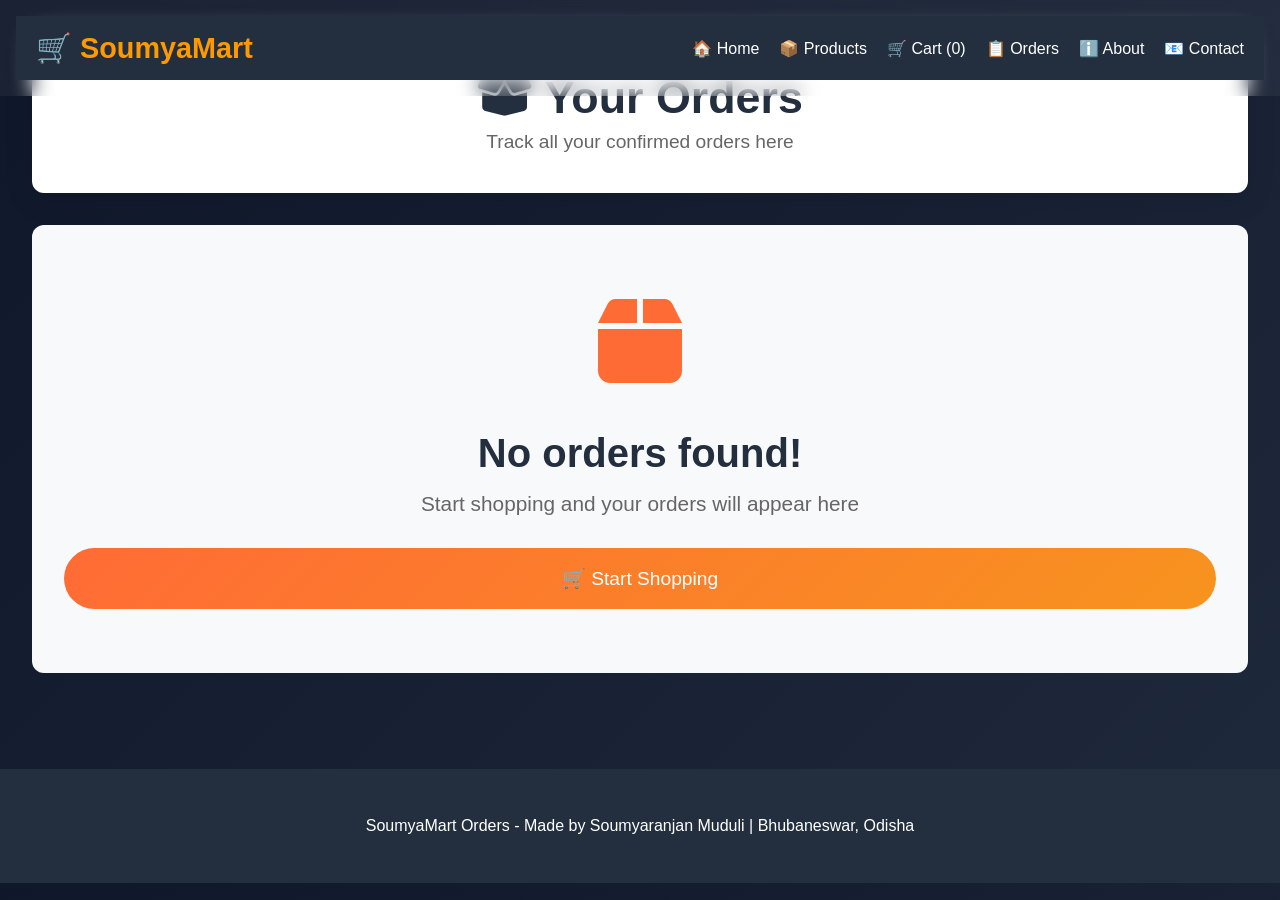
<file: oders.html>
<!DOCTYPE html>
<html lang="en">
<head>
    <meta charset="UTF-8">
    <meta name="viewport" content="width=device-width, initial-scale=1.0">
    <title>Your Orders - SoumyaMart</title>
    <link rel="stylesheet" href="style.css">
    <link rel="stylesheet" href="https://cdnjs.cloudflare.com/ajax/libs/font-awesome/6.4.0/css/all.min.css">
</head>
<body>
    <header>
        <nav>
            <div class="logo">🛒 SoumyaMart</div>
            <div class="menu-toggle" onclick="toggleMenu()">☰</div>
            <ul class="nav-links">
                <li><a href="index.html">🏠 Home</a></li>
                <li><a href="products.html">📦 Products</a></li>
                <li><a href="cart.html">🛒 Cart (<span class="cart-count">0</span>)</a></li>
                <li><a href="orders.html">📋 Orders</a></li>
                <li><a href="about.html">ℹ️ About</a></li>
                <li><a href="contact.html">📧 Contact</a></li>
            </ul>
        </nav>
    </header>

    <main style="margin-top: 90px; padding: 2rem; max-width: 1400px; margin: 0 auto;">
        <!-- Header -->
        <div class="page-header" style="background: white; padding: 2.5rem; border-radius: 12px; box-shadow: 0 8px 30px rgba(0,0,0,0.1); margin-bottom: 2rem; text-align: center;">
            <h1 style="font-size: 2.8rem; color: #232f3e; margin-bottom: 0.5rem;">
                <i class="fas fa-box-open"></i> Your Orders
            </h1>
            <p style="font-size: 1.2rem; color: #666;">Track all your confirmed orders here</p>
        </div>

        <!-- No Orders -->
        <div id="noOrders" style="background: #f8f9fa; border-radius: 12px; padding: 4rem 2rem; text-align: center; display: none;">
            <div style="font-size: 6rem; color: #ff6b35; margin-bottom: 2rem;"><i class="fas fa-box"></i></div>
            <h2 style="color: #232f3e; font-size: 2.5rem; margin-bottom: 1rem;">No orders found!</h2>
            <p style="font-size: 1.3rem; color: #666; margin-bottom: 2rem;">Start shopping and your orders will appear here</p>
            <a href="products.html" class="btn" style="background: linear-gradient(135deg, #ff6b35, #f7931e); color: white; padding: 1.2rem 3rem; font-size: 1.2rem; border-radius: 50px; text-decoration: none;">🛒 Start Shopping</a>
        </div>

        <!-- Orders List -->
        <div id="ordersList" style="display: none;">
            <div id="ordersContainer"></div>
        </div>
    </main>

    <footer style="background: #232f3e; color: white; text-align: center; padding: 3rem 2rem; margin-top: 4rem;">
        <p>SoumyaMart Orders - Made by Soumyaranjan Muduli | Bhubaneswar, Odisha</p>
    </footer>

    <script>
        let orders = JSON.parse(localStorage.getItem('orders')) || [];
        let cart = JSON.parse(localStorage.getItem('cart')) || [];

        function renderOrders() {
            const noOrdersDiv = document.getElementById('noOrders');
            const ordersListDiv = document.getElementById('ordersList');
            const ordersContainer = document.getElementById('ordersContainer');

            if (orders.length === 0) {
                noOrdersDiv.style.display = 'block';
                ordersListDiv.style.display = 'none';
                return;
            }

            noOrdersDiv.style.display = 'none';
            ordersListDiv.style.display = 'block';

            ordersContainer.innerHTML = orders.map((order, orderIndex) => {
                const orderDate = new Date().toLocaleDateString('hi-IN');
                const totalAmount = parseFloat(order.total.replace(/[₹,]/g, ''));
                const deliveryStatus = Math.random() > 0.3 ? 'Delivered' : 'Out for Delivery';
                const statusColor = deliveryStatus === 'Delivered' ? '#28a745' : '#ff9900';

                return `
                    <div style="background: white; border-radius: 16px; box-shadow: 0 10px 40px rgba(0,0,0,0.08); margin-bottom: 2.5rem; overflow: hidden;">
                        <!-- Order Header -->
                        <div style="background: linear-gradient(135deg, #667eea 0%, #764ba2 100%); color: white; padding: 1.5rem 2rem;">
                            <div style="display: flex; justify-content: space-between; align-items: center;">
                                <div>
                                    <div style="font-size: 1.1rem; opacity: 0.9; margin-bottom: 0.3rem;">Order Placed:</div>
                                    <div style="font-size: 1.4rem; font-weight: 600;">${orderDate}</div>
                                </div>
                                <div style="text-align: right;">
                                    <div style="font-size: 1.1rem; opacity: 0.9; margin-bottom: 0.3rem;">Order ID: #${orderIndex + 1}</div>
                                    <div style="font-size: 1.6rem; font-weight: 700;">₹${totalAmount.toLocaleString()}</div>
                                </div>
                            </div>
                        </div>

                        <!-- Order Status -->
                        <div style="padding: 1.5rem 2rem; border-bottom: 1px solid #eee;">
                            <div style="display: flex; align-items: center; gap: 1rem;">
                                <div style="width: 12px; height: 12px; background: ${statusColor}; border-radius: 50%;"></div>
                                <div>
                                    <div style="font-size: 1.3rem; font-weight: 600; color: ${statusColor};">${deliveryStatus}</div>
                                    <div style="color: #666; font-size: 0.95rem;">Expected delivery: Today 10:30 AM</div>
                                </div>
                            </div>
                        </div>

                        <!-- Customer Details -->
                        <div style="padding: 1.5rem 2rem; background: #f8f9fa;">
                            <h4 style="color: #232f3e; margin-bottom: 1rem; font-size: 1.2rem;">
                                <i class="fas fa-user"></i> Delivered to:
                            </h4>
                            <div style="line-height: 1.6; color: #333;">
                                <strong>${order.customer.firstName} ${order.customer.lastName}</strong><br>
                                ${order.customer.phone}<br>
                                ${order.customer.address}, ${order.customer.city} - ${order.customer.pincode}
                            </div>
                        </div>

                        <!-- Order Items -->
                        <div style="padding: 0 2rem 2rem;">
                            <h4 style="color: #232f3e; margin: 1.5rem 0 1rem; font-size: 1.2rem;">
                                Items Ordered (${order.items.length})
                            </h4>
                            <div style="display: grid; gap: 1.5rem;">
                                ${order.items.map(item => `
                                    <div style="display: flex; gap: 1.5rem; padding: 1.5rem; background: white; border-radius: 12px; box-shadow: 0 4px 15px rgba(0,0,0,0.05);">
                                        <div style="width: 80px; height: 80px; background: ${typeof item.image === 'string' ? '#f8f9fa' : 'white'}; border-radius: 8px; display: flex; align-items: center; justify-content: center; font-size: 2rem; flex-shrink: 0;">
                                            ${typeof item.image === 'string' ? item.image : item.image}
                                        </div>
                                        <div style="flex: 1;">
                                            <div style="font-weight: 600; color: #232f3e; margin-bottom: 0.5rem; font-size: 1.1rem;">${item.name}</div>
                                            <div style="color: #666; margin-bottom: 0.5rem;">Quantity: ${item.quantity}</div>
                                            <div style="font-weight: 700; color: #B12704;">₹${(item.price * item.quantity).toLocaleString()}</div>
                                        </div>
                                        <div style="text-align: right;">
                                            <button onclick="buyAgain(${orderIndex}, ${order.items.indexOf(item)})" class="btn" style="background: #28a745; padding: 0.6rem 1.5rem; font-size: 0.9rem;">
                                                Buy Again
                                            </button>
                                            <button onclick="downloadInvoice(${orderIndex})" style="background: #007bff; color: white; border: none; padding: 0.6rem 1.5rem; border-radius: 6px; margin-top: 0.5rem; cursor: pointer;">
                                                <i class="fas fa-download"></i> Invoice
                                            </button>
                                        </div>
                                    </div>
                                `).join('')}
                            </div>
                        </div>
                    </div>
                `;
            }).join('');
        }

        function buyAgain(orderIndex, itemIndex) {
            const item = orders[orderIndex].items[itemIndex];
            addToCart(item.id || `order-${orderIndex}-${itemIndex}`, item.name, item.price, item.image);
            alert(`${item.name} has been added to cart! 🛒`);
        }

        function downloadInvoice(orderIndex) {
            const order = orders[orderIndex];
            alert(`Invoice Download:\n\nOrder ID: ${orderIndex + 1}\nCustomer: ${order.customer.firstName} ${order.customer.lastName}\nTotal: ${order.total}\n\n(Real invoice PDF coming soon)`);
        }

        // Render orders on page load
        document.addEventListener('DOMContentLoaded', function() {
            renderOrders();
            updateCartCount();
        });
    </script>

    <script src="script.js"></script>
</body>
</html>
</file>
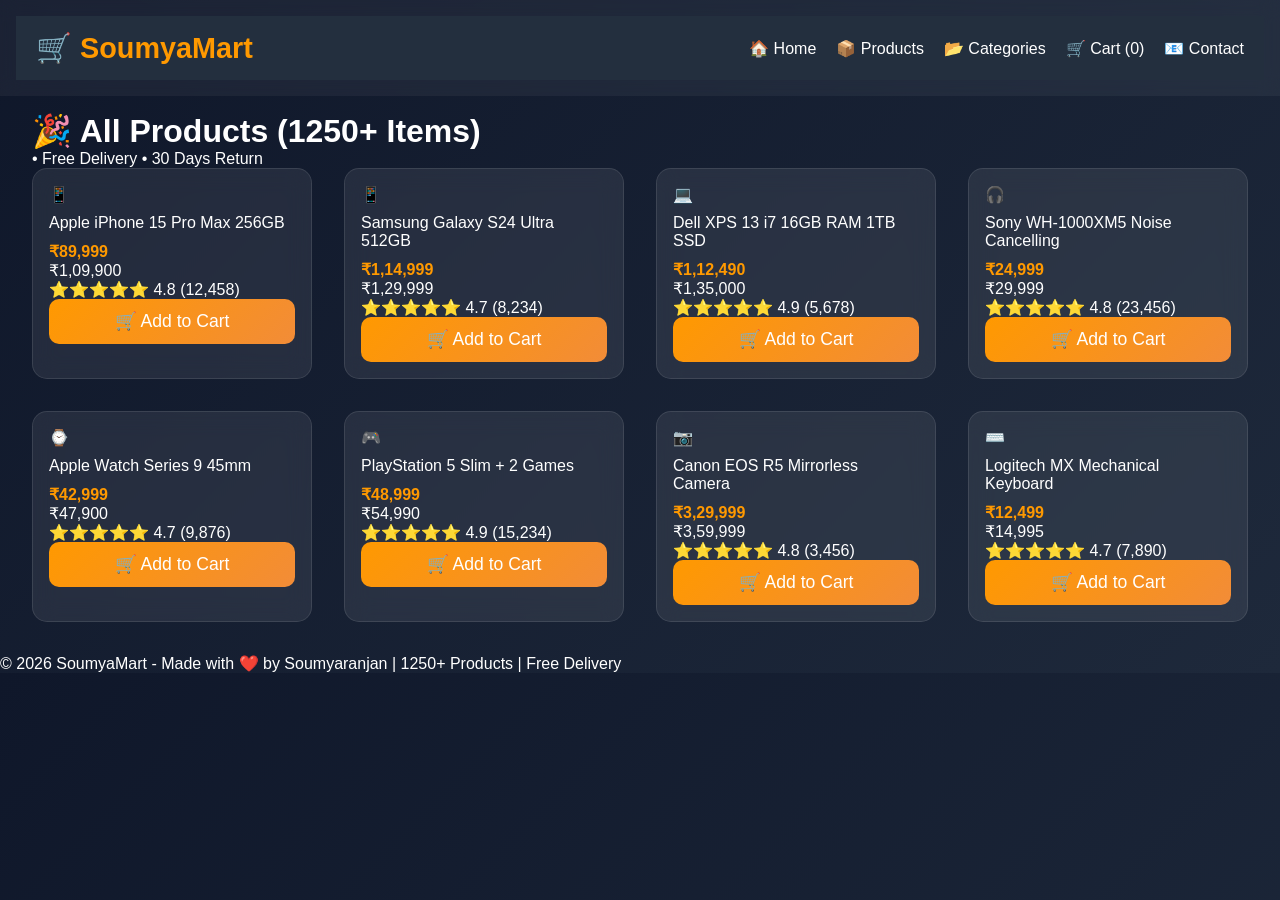
<file: products.html>
<!DOCTYPE html>
<html lang="en">
<head>
    <meta charset="UTF-8">
    <meta name="viewport" content="width=device-width, initial-scale=1.0">
    <title>All Products - SoumyaMart</title>
    <link rel="stylesheet" href="style.css">
</head>
<body>
    <header>
        <nav>
            <div class="logo">🛒 SoumyaMart</div>
            <div class="menu-toggle" onclick="toggleMenu()">☰</div>
            <ul class="nav-links">
                <li><a href="index.html">🏠 Home</a></li>
                <li><a href="products.html">📦 Products</a></li>
                <li><a href="categories.html">📂 Categories</a></li>
                <li><a href="cart.html">🛒 Cart (<span class="cart-count">0</span>)</a></li>
                <li><a href="contact.html">📧 Contact</a></li>
            </ul>
        </nav>
    </header>

    <main>
        <div class="page-header">
            <h1>🎉 All Products (1250+ Items)</h1>
            <p>• Free Delivery • 30 Days Return</p>
        </div>

        <div class="product-grid">
            <!-- iPhone -->
            <div class="product-card">
                <div class="product-image">📱</div>
                <div class="product-info">
                    <div class="product-title">Apple iPhone 15 Pro Max 256GB</div>
                    <div class="product-price">₹89,999</div>
                    <div class="original-price">₹1,09,900</div>
                    <div class="product-rating">⭐⭐⭐⭐⭐ 4.8 (12,458)</div>
                    <button class="btn" onclick="addToCart('iphone15', 'iPhone 15 Pro Max', 89999, '📱')">
                        🛒 Add to Cart
                    </button>
                </div>
            </div>

            <!-- Samsung -->
            <div class="product-card">
                <div class="product-image">📱</div>
                <div class="product-info">
                    <div class="product-title">Samsung Galaxy S24 Ultra 512GB</div>
                    <div class="product-price">₹1,14,999</div>
                    <div class="original-price">₹1,29,999</div>
                    <div class="product-rating">⭐⭐⭐⭐⭐ 4.7 (8,234)</div>
                    <button class="btn" onclick="addToCart('s24ultra', 'Galaxy S24 Ultra', 114999, '📱')">
                        🛒 Add to Cart
                    </button>
                </div>
            </div>

            <!-- Laptop -->
            <div class="product-card">
                <div class="product-image">💻</div>
                <div class="product-info">
                    <div class="product-title">Dell XPS 13 i7 16GB RAM 1TB SSD</div>
                    <div class="product-price">₹1,12,490</div>
                    <div class="original-price">₹1,35,000</div>
                    <div class="product-rating">⭐⭐⭐⭐⭐ 4.9 (5,678)</div>
                    <button class="btn" onclick="addToCart('dellxps', 'Dell XPS 13', 112490, '💻')">
                        🛒 Add to Cart
                    </button>
                </div>
            </div>

            <!-- Headphones -->
            <div class="product-card">
                <div class="product-image">🎧</div>
                <div class="product-info">
                    <div class="product-title">Sony WH-1000XM5 Noise Cancelling</div>
                    <div class="product-price">₹24,999</div>
                    <div class="original-price">₹29,999</div>
                    <div class="product-rating">⭐⭐⭐⭐⭐ 4.8 (23,456)</div>
                    <button class="btn" onclick="addToCart('sonyheadphones', 'Sony WH-1000XM5', 24999, '🎧')">
                        🛒 Add to Cart
                    </button>
                </div>
            </div>

            <!-- Smart Watch -->
            <div class="product-card">
                <div class="product-image">⌚</div>
                <div class="product-info">
                    <div class="product-title">Apple Watch Series 9 45mm</div>
                    <div class="product-price">₹42,999</div>
                    <div class="original-price">₹47,900</div>
                    <div class="product-rating">⭐⭐⭐⭐⭐ 4.7 (9,876)</div>
                    <button class="btn" onclick="addToCart('applewatch', 'Apple Watch Series 9', 42999, '⌚')">
                        🛒 Add to Cart
                    </button>
                </div>
            </div>

            <!-- Gaming Console -->
            <div class="product-card">
                <div class="product-image">🎮</div>
                <div class="product-info">
                    <div class="product-title">PlayStation 5 Slim + 2 Games</div>
                    <div class="product-price">₹48,999</div>
                    <div class="original-price">₹54,990</div>
                    <div class="product-rating">⭐⭐⭐⭐⭐ 4.9 (15,234)</div>
                    <button class="btn" onclick="addToCart('ps5', 'PlayStation 5 Slim', 48999, '🎮')">
                        🛒 Add to Cart
                    </button>
                </div>
            </div>

            <!-- Camera -->
            <div class="product-card">
                <div class="product-image">📷</div>
                <div class="product-info">
                    <div class="product-title">Canon EOS R5 Mirrorless Camera</div>
                    <div class="product-price">₹3,29,999</div>
                    <div class="original-price">₹3,59,999</div>
                    <div class="product-rating">⭐⭐⭐⭐⭐ 4.8 (3,456)</div>
                    <button class="btn" onclick="addToCart('canoneos', 'Canon EOS R5', 329999, '📷')">
                        🛒 Add to Cart
                    </button>
                </div>
            </div>

            <!-- Keyboard -->
            <div class="product-card">
                <div class="product-image">⌨️</div>
                <div class="product-info">
                    <div class="product-title">Logitech MX Mechanical Keyboard</div>
                    <div class="product-price">₹12,499</div>
                    <div class="original-price">₹14,995</div>
                    <div class="product-rating">⭐⭐⭐⭐⭐ 4.7 (7,890)</div>
                    <button class="btn" onclick="addToCart('logitechkb', 'Logitech MX Mechanical', 12499, '⌨️')">
                        🛒 Add to Cart
                    </button>
                </div>
            </div>
        </div>
    </main>

    <footer>
        <p>&copy; 2026 SoumyaMart - Made with ❤️ by Soumyaranjan | 1250+ Products | Free Delivery</p>
    </footer>

    <script src="script.js"></script>
</body>
</html>
</file>
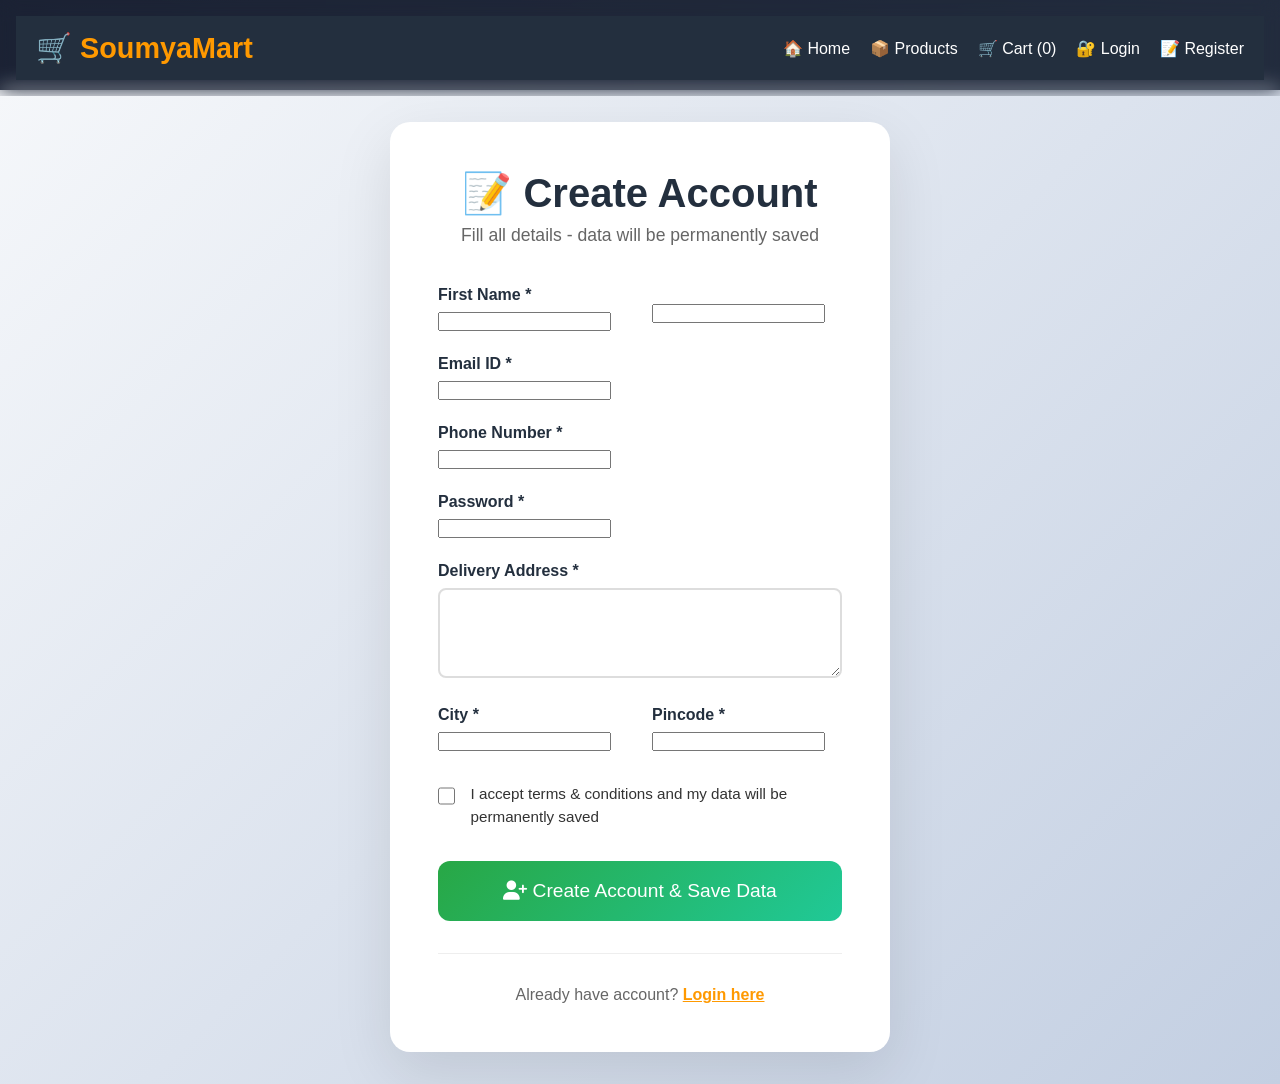
<file: register.html>
<!DOCTYPE html>
<html lang="en">
<head>
    <meta charset="UTF-8">
    <meta name="viewport" content="width=device-width, initial-scale=1.0">
    <title>Register - SoumyaMart</title>
    <link rel="stylesheet" href="style.css">
    <link rel="stylesheet" href="https://cdnjs.cloudflare.com/ajax/libs/font-awesome/6.4.0/css/all.min.css">
</head>
<body>
    <header>
        <nav>
            <div class="logo">🛒 SoumyaMart</div>
            <div class="menu-toggle" onclick="toggleMenu()">☰</div>
            <ul class="nav-links">
                <li><a href="index.html">🏠 Home</a></li>
                <li><a href="products.html">📦 Products</a></li>
                <li><a href="cart.html">🛒 Cart (<span class="cart-count">0</span>)</a></li>
                <li><a href="login.html">🔐 Login</a></li>
                <li><a href="register.html">📝 Register</a></li>
            </ul>
        </nav>
    </header>

    <main style="margin-top: 90px; min-height: 100vh; display: flex; align-items: center; justify-content: center; padding: 2rem; background: linear-gradient(135deg, #f5f7fa 0%, #c3cfe2 100%);">
        <div style="max-width: 500px; width: 100%;">
            <!-- Register Form -->
            <div id="registerFormContainer" style="background: white; padding: 3rem; border-radius: 20px; box-shadow: 0 20px 60px rgba(0,0,0,0.1);">
                <div style="text-align: center; margin-bottom: 2.5rem;">
                    <h1 style="font-size: 2.5rem; color: #232f3e; margin-bottom: 0.5rem;">📝 Create Account</h1>
                    <p style="color: #666; font-size: 1.1rem;">Fill all details - data will be permanently saved</p>
                </div>

                <form id="registerForm">
                    <!-- Personal Info -->
                    <div style="display: grid; grid-template-columns: 1fr 1fr; gap: 1.5rem; margin-bottom: 1.5rem;">
                        <div>
                            <label style="display: block; margin-bottom: 0.5rem; font-weight: 600; color: #232f3e;">First Name *</label>
                            <input type="text" id="firstName" required>
                        </div>
                        <div class="form-row">
                            <label>Last Name *</label>
                            <input type="text" id="lastName" required>
                        </div>
                    </div>

                    <div style="margin-bottom: 1.5rem;">
                        <label style="display: block; margin-bottom: 0.5rem; font-weight: 600; color: #232f3e;">Email ID *</label>
                        <input type="email" id="email" required>
                        <div id="emailError" style="color: #dc3545; font-size: 0.9rem; display: none;"></div>
                    </div>

                    <div style="margin-bottom: 1.5rem;">
                        <label style="display: block; margin-bottom: 0.5rem; font-weight: 600; color: #232f3e;">Phone Number *</label>
                        <input type="tel" id="phone" required>
                        <div id="phoneError" style="color: #dc3545; font-size: 0.9rem; display: none;"></div>
                    </div>

                    <!-- Password -->
                    <div style="margin-bottom: 1.5rem;">
                        <label style="display: block; margin-bottom: 0.5rem; font-weight: 600; color: #232f3e;">Password *</label>
                        <input type="password" id="password" required>
                        <div id="passwordError" style="color: #dc3545; font-size: 0.9rem; display: none;"></div>
                    </div>

                    <!-- Delivery Address -->
                    <div style="margin-bottom: 1.5rem;">
                        <label style="display: block; margin-bottom: 0.5rem; font-weight: 600; color: #232f3e;">Delivery Address *</label>
                        <textarea id="address" rows="3" required style="width: 100%; padding: 1rem; border: 2px solid #ddd; border-radius: 8px; font-family: inherit; resize: vertical; font-size: 1rem;"></textarea>
                    </div>

                    <div style="display: grid; grid-template-columns: 1fr 1fr; gap: 1.5rem; margin-bottom: 2rem;">
                        <div>
                            <label style="display: block; margin-bottom: 0.5rem; font-weight: 600; color: #232f3e;">City *</label>
                            <input type="text" id="city" required>
                        </div>
                        <div>
                            <label style="display: block; margin-bottom: 0.5rem; font-weight: 600; color: #232f3e;">Pincode *</label>
                            <input type="text" id="pincode" required>
                        </div>
                    </div>

                    <!-- Terms -->
                    <div style="margin-bottom: 2rem; display: flex; align-items: flex-start; gap: 1rem;">
                        <input type="checkbox" id="terms" required style="width: 20px; height: 20px; margin-top: 0.2rem;">
                        <label for="terms" style="font-size: 0.95rem; color: #333; line-height: 1.5;">
                            I accept terms & conditions and my data will be permanently saved
                        </label>
                    </div>

                    <button type="submit" class="btn" style="width: 100%; background: linear-gradient(135deg, #28a745, #20c997); font-size: 1.2rem; padding: 1.2rem; border-radius: 12px;">
                        <i class="fas fa-user-plus"></i> Create Account & Save Data
                    </button>
                </form>

                <div style="text-align: center; margin-top: 2rem; padding-top: 2rem; border-top: 1px solid #eee;">
                    <p style="color: #666;">Already have account? <a href="login.html" style="color: #ff9900; font-weight: 600;">Login here</a></p>
                </div>
            </div>

            <!-- Success Message -->
            <div id="successMessage" style="display: none; background: white; padding: 3rem; border-radius: 20px; box-shadow: 0 20px 60px rgba(0,0,0,0.1); text-align: center;">
                <div style="font-size: 5rem; color: #28a745; margin-bottom: 2rem;"><i class="fas fa-check-circle"></i></div>
                <h2 style="color: #232f3e; font-size: 2.5rem; margin-bottom: 1rem;">Account Created Successfully!</h2>
                <p style="font-size: 1.2rem; color: #666; margin-bottom: 2rem;">Your data is permanently saved. Please <strong>Login</strong> now.</p>
                <div style="display: flex; gap: 1rem; justify-content: center;">
                    <a href="login.html" class="btn" style="background: linear-gradient(135deg, #ff9900, #f28c38); color: white; padding: 1rem 2.5rem; text-decoration: none; border-radius: 12px;">🔐 Login Now</a>
                    <a href="index.html" class="btn" style="background: #6c757d; color: white; padding: 1rem 2.5rem; text-decoration: none; border-radius: 12px;">🏠 Continue Shopping</a>
                </div>
            </div>
        </div>
    </main>
    <script>
let users = JSON.parse(localStorage.getItem('users')) || [];

document.getElementById('registerForm').addEventListener('submit', function(e) {
    e.preventDefault();

    const userData = {
        id: Date.now(),
        firstName: document.getElementById('firstName').value,
        lastName: document.getElementById('lastName').value,
        email: document.getElementById('email').value.toLowerCase(),
        phone: document.getElementById('phone').value,
        password: document.getElementById('password').value,
        address: document.getElementById('address').value,
        city: document.getElementById('city').value,
        pincode: document.getElementById('pincode').value,
        isLoggedIn: false
    };

    // VALIDATION
    if (users.find(u => u.email === userData.email)) {
        showError("emailError", "❌ Email already exists!");
        return;
    }

    if (users.find(u => u.phone === userData.phone)) {
        showError("phoneError", "❌ Phone already exists!");
        return;
    }

    if (userData.password.length < 6) {
        showError("passwordError", "❌ Password min 6 chars!");
        return;
    }

    // SAVE USER
    users.push(userData);
    localStorage.setItem('users', JSON.stringify(users));

    // SUCCESS UI
    document.getElementById('registerFormContainer').style.display = 'none';
    document.getElementById('successMessage').style.display = 'block';

    showToast("Account created successfully 🎉");
});

// ERROR FUNCTION
function showError(id, msg) {
    const el = document.getElementById(id);
    el.textContent = msg;
    el.style.display = 'block';
}
</script>
    <script src="script.js"></script>
</body>
</html>
</file>
<file: style.css>
* {
  margin: 0;
  padding: 0;
  box-sizing: border-box;
}

body {
  font-family: 'Segoe UI', sans-serif;
  background: linear-gradient(135deg, #0f172a, #1e293b);
  color: white;
}

/* HEADER */
header {
  background: rgba(255,255,255,0.05);
  backdrop-filter: blur(10px);
  padding: 1rem;
  position: fixed;
  width: 100%;
  top: 0;
  z-index: 1000;
}

nav {
  display: flex;
  justify-content: space-between;
  align-items: center;
}

.logo {
  font-size: 1.8rem;
  font-weight: bold;
  color: #ff9900;
}

.nav-links {
  display: flex;
  list-style: none;
  gap: 1.5rem;
}

.nav-links a {
  color: white;
  text-decoration: none;
}

/* MAIN */
main {
  margin-top: 80px;
  padding: 2rem;
}

/* PRODUCT GRID */
.product-grid {
  display: grid;
  grid-template-columns: repeat(auto-fill, minmax(260px, 1fr));
  gap: 2rem;
}

/* PRODUCT CARD (GLASS) */
.product-card {
  background: rgba(255,255,255,0.08);
  backdrop-filter: blur(12px);
  border-radius: 15px;
  padding: 1rem;
  transition: 0.3s;
  border: 1px solid rgba(255,255,255,0.1);
}

.product-card:hover {
  transform: translateY(-8px);
}

/* IMAGE */
.product-image img {
  width: 100%;
  height: 220px;
  object-fit: contain;
}

/* INFO */
.product-title {
  font-size: 1rem;
  margin: 10px 0;
}

.product-price {
  color: #ff9900;
  font-weight: bold;
}

/* BUTTON */
.btn {
  background: linear-gradient(135deg, #ff9900, #ff6a00);
  border: none;
  padding: 10px;
  width: 100%;
  border-radius: 8px;
  color: white;
  cursor: pointer;
}

.btn:hover {
  opacity: 0.9;
}

/* TOAST (GLASS) */
.glass-toast {
  position: fixed;
  top: 20px;
  right: 20px;
  background: rgba(255,255,255,0.1);
  backdrop-filter: blur(12px);
  padding: 1rem 1.5rem;
  border-radius: 12px;
  opacity: 0;
  transform: translateY(-20px);
  transition: 0.3s;
  z-index: 9999;
}

.glass-toast.show {
  opacity: 1;
  transform: translateY(0);
}

/* MOBILE */
@media (max-width: 768px) {
  .nav-links {
    display: none;
  }

  .nav-links.active {
    display: flex;
    flex-direction: column;
  }
}

/* NAVBAR */
nav {
    display: flex;
    justify-content: space-between;
    align-items: center;
    padding: 15px 20px;
    background: #232f3e;
    color: white;
}

.nav-links {
    display: flex;
    list-style: none;
    gap: 20px;
}

.nav-links li a {
    color: white;
    text-decoration: none;
}

/* MENU BUTTON */
.menu-toggle {
    display: none;
    font-size: 25px;
    cursor: pointer;
}

/* MOBILE VIEW */
@media (max-width: 768px) {
    .menu-toggle {
        display: block;
    }

    .nav-links {
        position: absolute;
        top: 60px;
        left: 0;
        width: 100%;
        background: #232f3e;
        flex-direction: column;
        align-items: center;
        display: none;
    }

    .nav-links.show {
        display: flex;
    }

    .nav-links li {
        padding: 15px 0;
    }
}

.btn {
    display: inline-block;
    padding: 12px 25px;
    background: linear-gradient(135deg, #ff9900, #f28c38);
    color: white;
    text-decoration: none;
    border-radius: 10px;
    font-size: 1.1rem;
    transition: 0.3s;
    text-align: center;
}

.btn:hover {
    transform: scale(1.05);
    background: linear-gradient(135deg, #e68a00, #d97706);
}
@media (max-width: 600px) {
    .form-row {
        grid-template-columns: 1fr !important;
    }
}
</file>
